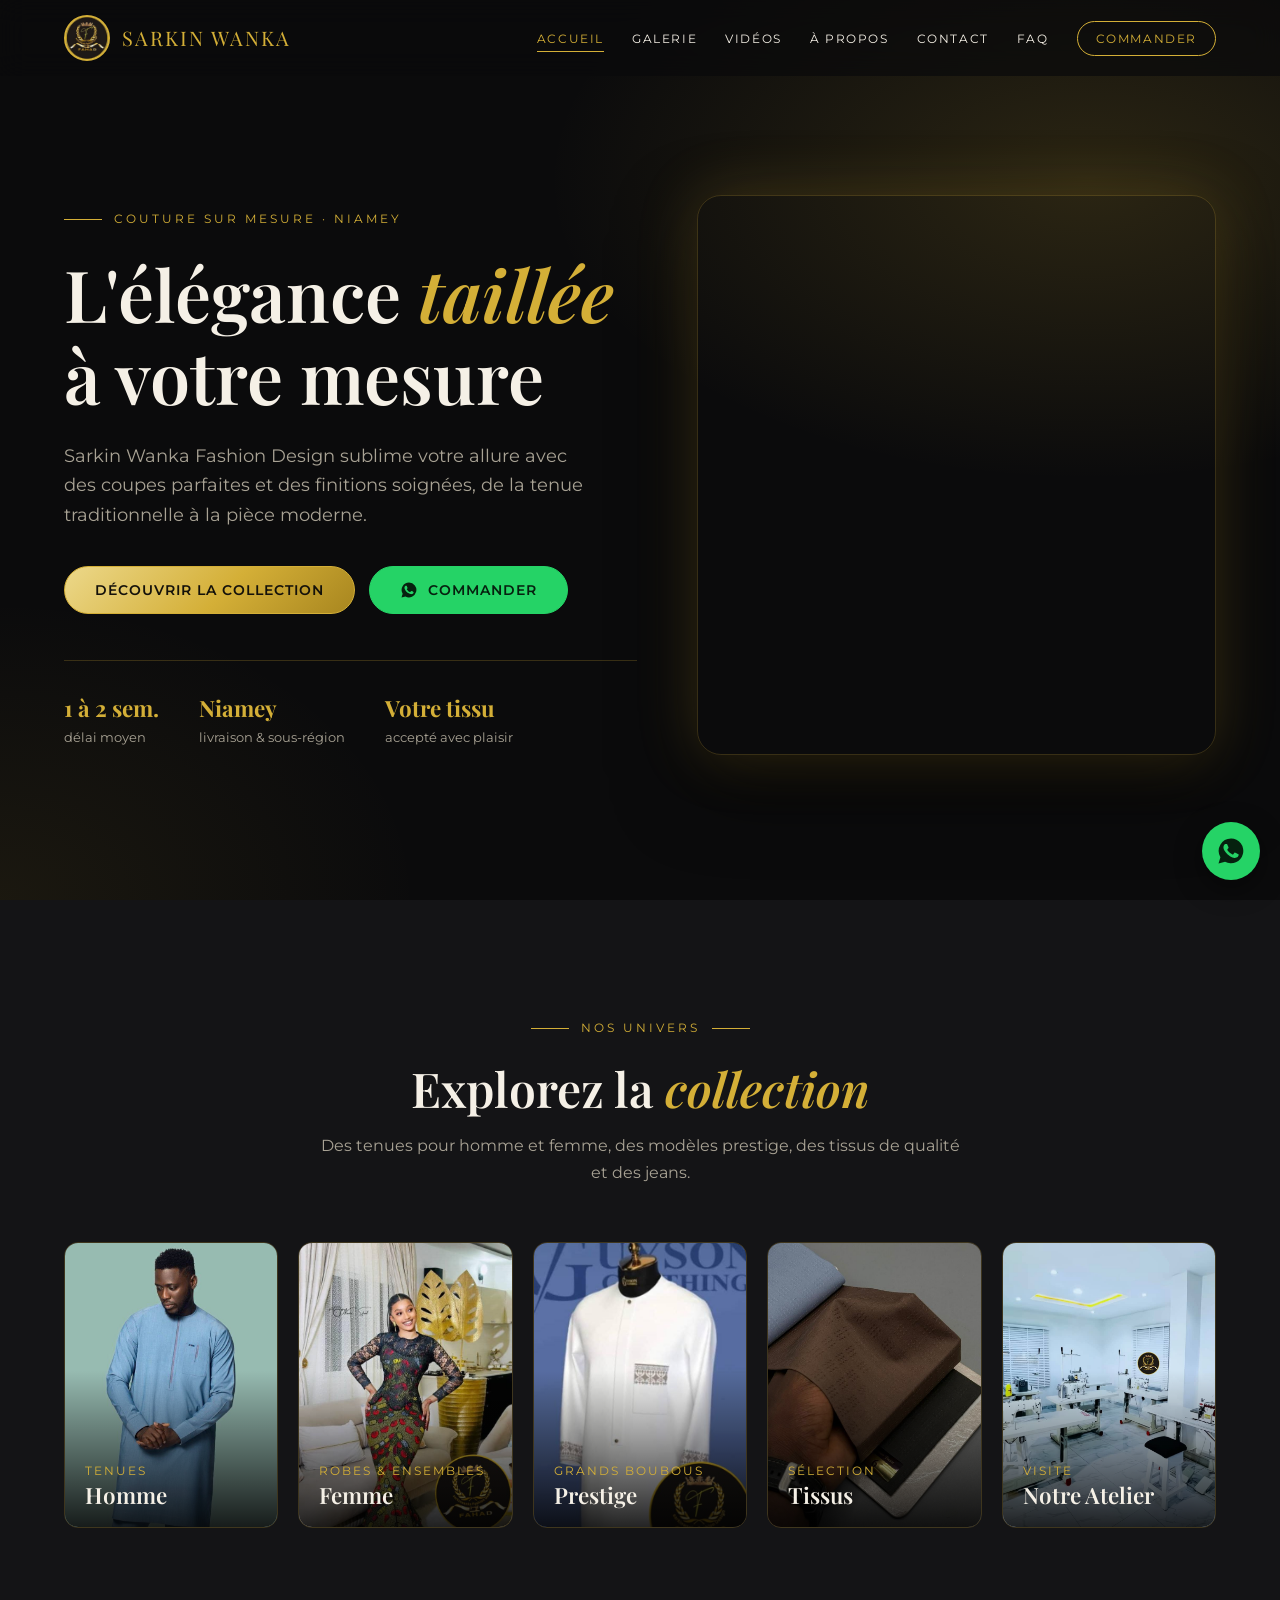
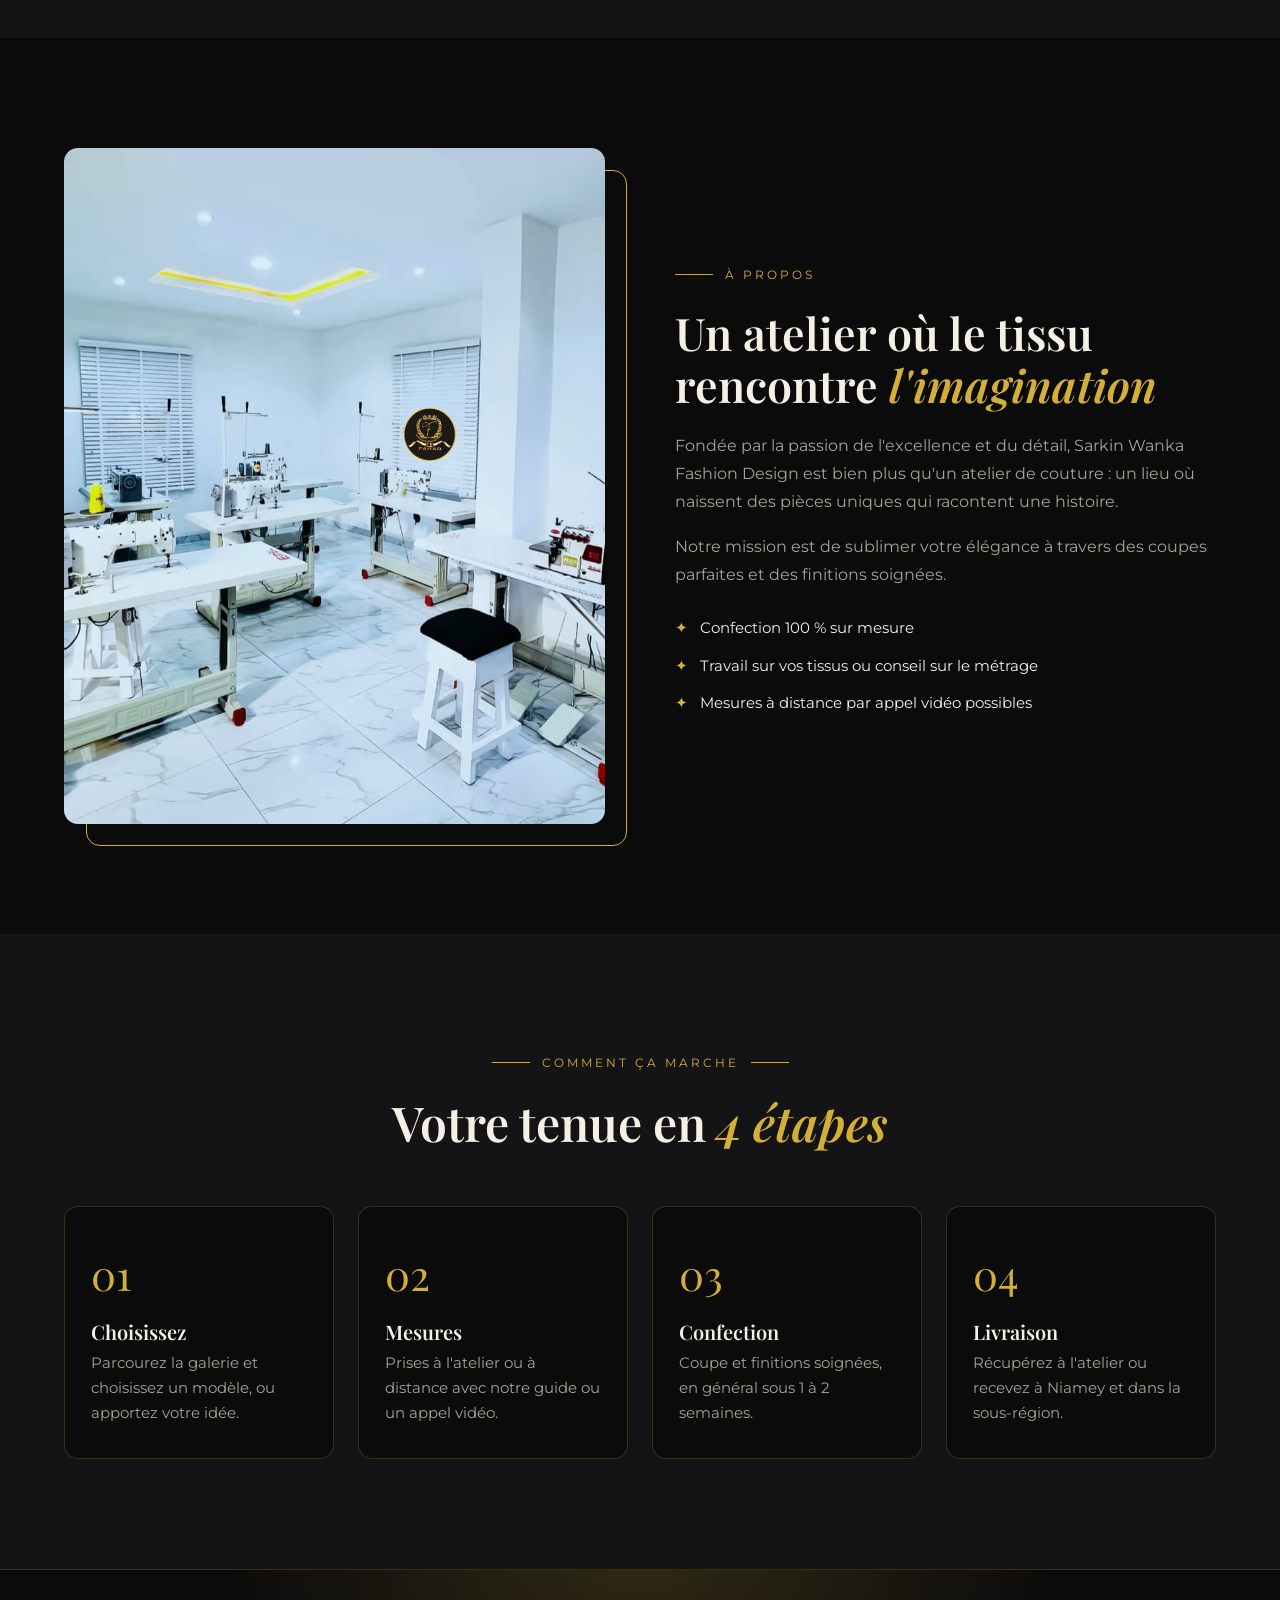
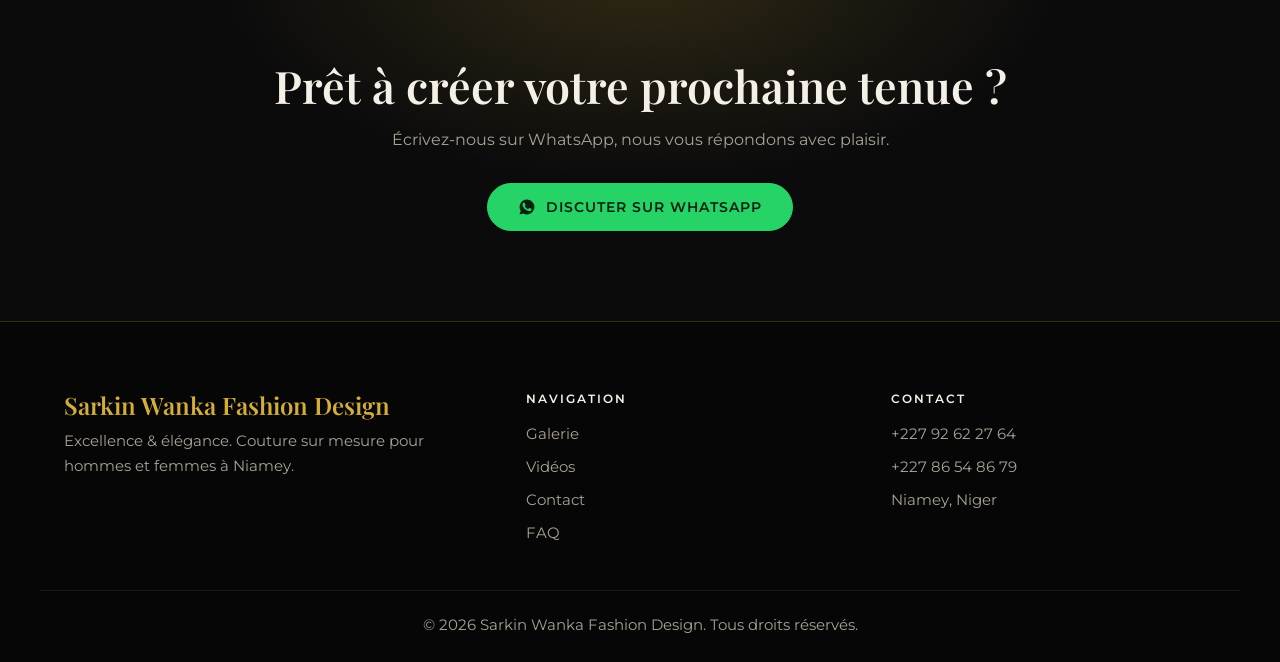
<file: index.html>
<!DOCTYPE html>
<html lang="fr">
<head>
    <meta charset="UTF-8">
    <meta name="viewport" content="width=device-width, initial-scale=1.0">
    <title>Sarkin Wanka Fashion Design | Couture sur mesure à Niamey</title>
    <meta name="description" content="Atelier de couture Sarkin Wanka à Niamey : tenues sur mesure pour hommes et femmes, tissus, finitions soignées. Commandez via WhatsApp.">
    <meta name="theme-color" content="#0b0b0c">
    <meta property="og:type" content="website">
    <meta property="og:title" content="Sarkin Wanka Fashion Design | Couture sur mesure à Niamey">
    <meta property="og:description" content="Atelier de couture Sarkin Wanka à Niamey : tenues sur mesure pour hommes et femmes, tissus, finitions soignées. Commandez via WhatsApp.">
    <meta property="og:image" content="img/HOM 1.jpg">
    <link rel="icon" type="image/jpeg" href="img/LOGO DE L'ATTELIE.jpg">
    <link rel="preconnect" href="https://fonts.googleapis.com">
    <link rel="preconnect" href="https://fonts.gstatic.com" crossorigin>
    <link href="https://fonts.googleapis.com/css2?family=Playfair+Display:ital,wght@0,500;0,600;0,700;1,500&family=Montserrat:wght@400;500;600&display=swap" rel="stylesheet">
    <link rel="stylesheet" href="style.css">
</head>
<body data-page="home">
    <a class="skip-link" href="#main">Aller au contenu</a>
    <header>
        <nav class="container" aria-label="Navigation principale">
            <a class="logo" href="index.html">
                <img src="img/LOGO DE L'ATTELIE.jpg" alt="Logo Sarkin Wanka" width="46" height="46">
                <span>Sarkin Wanka</span>
            </a>
            <ul class="nav-links" id="navLinks">
                <li><a href="index.html" data-n="home">Accueil</a></li>
                <li><a href="galerie.html" data-n="galerie">Galerie</a></li>
                <li><a href="galerie.html#videos">Vidéos</a></li>
                <li><a href="index.html#propos">À propos</a></li>
                <li><a href="contact.html" data-n="contact">Contact</a></li>
                <li><a href="faq.html" data-n="faq">FAQ</a></li>
                <li><a class="nav-cta" href="https://wa.me/22792622764" target="_blank" rel="noopener">Commander</a></li>
            </ul>
            <button class="burger" aria-label="Ouvrir le menu" aria-expanded="false" aria-controls="navLinks">
                <span class="line1"></span><span class="line2"></span><span class="line3"></span>
            </button>
        </nav>
    </header>
    <main id="main">

        <section class="hero">
            <div class="container hero-grid">
                <div>
                    <span class="eyebrow">Couture sur mesure · Niamey</span>
                    <h1>L'élégance <em>taillée</em> à votre mesure</h1>
                    <p class="lead">Sarkin Wanka Fashion Design sublime votre allure avec des coupes parfaites et des finitions soignées, de la tenue traditionnelle à la pièce moderne.</p>
                    <div class="hero-actions">
                        <a class="btn" href="galerie.html">Découvrir la collection</a>
                        <a class="btn btn-wa" href="https://wa.me/22792622764" target="_blank" rel="noopener"><svg viewBox="0 0 24 24" aria-hidden="true"><path d="M12.04 2a9.9 9.9 0 0 0-8.5 14.9L2 22l5.25-1.38A9.9 9.9 0 1 0 12.04 2Zm5.8 14.07c-.25.7-1.45 1.34-2 1.4-.52.06-1.17.09-1.88-.12a17 17 0 0 1-1.7-.63c-3-1.3-4.95-4.32-5.1-4.52-.15-.2-1.2-1.6-1.2-3.05s.76-2.16 1.03-2.46c.27-.3.6-.37.8-.37h.57c.18 0 .43-.07.67.51.25.6.85 2.06.92 2.2.08.15.13.33.03.52-.1.2-.15.32-.3.5-.15.17-.31.38-.45.51-.15.15-.3.31-.13.6.17.3.78 1.28 1.67 2.07 1.15 1.02 2.12 1.34 2.42 1.49.3.15.47.12.65-.07.17-.2.75-.87.95-1.17.2-.3.4-.25.67-.15.27.1 1.73.82 2.03.97.3.15.5.22.57.35.08.12.08.72-.17 1.42Z"/></svg>Commander</a>
                    </div>
                    <div class="hero-points">
                        <div><strong>1 à 2 sem.</strong>délai moyen</div>
                        <div><strong>Niamey</strong>livraison &amp; sous-région</div>
                        <div><strong>Votre tissu</strong>accepté avec plaisir</div>
                    </div>
                </div>
                <div class="hero-video-wrap" aria-hidden="true">
                    <video
                        class="hero-logo-video"
                        src="img/logo-video.mp4"
                        autoplay
                        loop
                        muted
                        playsinline
                        aria-label="Vidéo logo Sarkin Wanka"
                    ></video>
                </div>
            </div>
        </section>

        <section class="section alt" id="collections">
            <div class="container">
                <div class="section-head reveal">
                    <span class="eyebrow">Nos univers</span>
                    <h2 class="section-title">Explorez la <em>collection</em></h2>
                    <p>Des tenues pour homme et femme, des modèles prestige, des tissus de qualité et des jeans.</p>
                </div>
                <div class="collections">
                    <a class="collection reveal" href="galerie.html#homme"><img src="img/HOM 28.jpg" alt="Homme" loading="lazy"><div class="label"><span>Tenues</span><h3>Homme</h3></div></a>
                    <a class="collection reveal" href="galerie.html#femme"><img src="img/F 2.jpg" alt="Femme" loading="lazy"><div class="label"><span>Robes &amp; ensembles</span><h3>Femme</h3></div></a>
                    <a class="collection reveal" href="galerie.html#prestige"><img src="img/MODEL 4.jpg" alt="Prestige" loading="lazy"><div class="label"><span>Grands boubous</span><h3>Prestige</h3></div></a>
                    <a class="collection reveal" href="galerie.html#tissus"><img src="img/TYPE 1.jpg" alt="Tissus" loading="lazy"><div class="label"><span>Sélection</span><h3>Tissus</h3></div></a>
                    <a class="collection reveal" href="galerie.html#atelier"><img src="img/ATTELIER.jpg" alt="Atelier" loading="lazy"><div class="label"><span>Visite</span><h3>Notre Atelier</h3></div></a>
                </div>
            </div>
        </section>

        <section class="section" id="propos">
            <div class="container about-grid">
                <div class="about-image reveal"><img src="img/ATTELIER.jpg" alt="L'atelier de couture Sarkin Wanka" loading="lazy"></div>
                <div class="about-text reveal">
                    <span class="eyebrow">À propos</span>
                    <h2>Un atelier où le tissu rencontre <em>l'imagination</em></h2>
                    <p>Fondée par la passion de l'excellence et du détail, Sarkin Wanka Fashion Design est bien plus qu'un atelier de couture : un lieu où naissent des pièces uniques qui racontent une histoire.</p>
                    <p>Notre mission est de sublimer votre élégance à travers des coupes parfaites et des finitions soignées.</p>
                    <ul class="checks">
                        <li>Confection 100 % sur mesure</li>
                        <li>Travail sur vos tissus ou conseil sur le métrage</li>
                        <li>Mesures à distance par appel vidéo possibles</li>
                    </ul>
                </div>
            </div>
        </section>

        <section class="section alt">
            <div class="container">
                <div class="section-head reveal">
                    <span class="eyebrow">Comment ça marche</span>
                    <h2 class="section-title">Votre tenue en <em>4 étapes</em></h2>
                </div>
                <div class="steps">
                    <div class="step reveal"><h3>Choisissez</h3><p>Parcourez la galerie et choisissez un modèle, ou apportez votre idée.</p></div>
                    <div class="step reveal"><h3>Mesures</h3><p>Prises à l'atelier ou à distance avec notre guide ou un appel vidéo.</p></div>
                    <div class="step reveal"><h3>Confection</h3><p>Coupe et finitions soignées, en général sous 1 à 2 semaines.</p></div>
                    <div class="step reveal"><h3>Livraison</h3><p>Récupérez à l'atelier ou recevez à Niamey et dans la sous-région.</p></div>
                </div>
            </div>
        </section>

        <section class="cta-band">
            <div class="container reveal">
                <h2>Prêt à créer votre prochaine tenue ?</h2>
                <p>Écrivez-nous sur WhatsApp, nous vous répondons avec plaisir.</p>
                <a class="btn btn-wa" href="https://wa.me/22792622764" target="_blank" rel="noopener"><svg viewBox="0 0 24 24" aria-hidden="true"><path d="M12.04 2a9.9 9.9 0 0 0-8.5 14.9L2 22l5.25-1.38A9.9 9.9 0 1 0 12.04 2Zm5.8 14.07c-.25.7-1.45 1.34-2 1.4-.52.06-1.17.09-1.88-.12a17 17 0 0 1-1.7-.63c-3-1.3-4.95-4.32-5.1-4.52-.15-.2-1.2-1.6-1.2-3.05s.76-2.16 1.03-2.46c.27-.3.6-.37.8-.37h.57c.18 0 .43-.07.67.51.25.6.85 2.06.92 2.2.08.15.13.33.03.52-.1.2-.15.32-.3.5-.15.17-.31.38-.45.51-.15.15-.3.31-.13.6.17.3.78 1.28 1.67 2.07 1.15 1.02 2.12 1.34 2.42 1.49.3.15.47.12.65-.07.17-.2.75-.87.95-1.17.2-.3.4-.25.67-.15.27.1 1.73.82 2.03.97.3.15.5.22.57.35.08.12.08.72-.17 1.42Z"/></svg>Discuter sur WhatsApp</a>
            </div>
        </section>
    </main>
    <footer>
        <div class="container footer-content">
            <div class="footer-info">
                <h3>Sarkin Wanka Fashion Design</h3>
                <p>Excellence &amp; élégance. Couture sur mesure pour hommes et femmes à Niamey.</p>
            </div>
            <div>
                <h4>Navigation</h4>
                <ul>
                    <li><a href="galerie.html">Galerie</a></li>
                    <li><a href="galerie.html#videos">Vidéos</a></li>
                    <li><a href="contact.html">Contact</a></li>
                    <li><a href="faq.html">FAQ</a></li>
                </ul>
            </div>
            <div>
                <h4>Contact</h4>
                <ul>
                    <li><a href="tel:+22792622764">+227 92 62 27 64</a></li>
                    <li><a href="tel:+22786548679">+227 86 54 86 79</a></li>
                    <li>Niamey, Niger</li>
                </ul>
            </div>
        </div>
        <div class="container footer-bottom">
            <p>&copy; <span id="year">2026</span> Sarkin Wanka Fashion Design. Tous droits réservés.</p>
        </div>
    </footer>
    <a class="wa-float" href="https://wa.me/22792622764" target="_blank" rel="noopener" aria-label="Discuter sur WhatsApp"><svg viewBox="0 0 24 24" aria-hidden="true"><path d="M12.04 2a9.9 9.9 0 0 0-8.5 14.9L2 22l5.25-1.38A9.9 9.9 0 1 0 12.04 2Zm5.8 14.07c-.25.7-1.45 1.34-2 1.4-.52.06-1.17.09-1.88-.12a17 17 0 0 1-1.7-.63c-3-1.3-4.95-4.32-5.1-4.52-.15-.2-1.2-1.6-1.2-3.05s.76-2.16 1.03-2.46c.27-.3.6-.37.8-.37h.57c.18 0 .43-.07.67.51.25.6.85 2.06.92 2.2.08.15.13.33.03.52-.1.2-.15.32-.3.5-.15.17-.31.38-.45.51-.15.15-.3.31-.13.6.17.3.78 1.28 1.67 2.07 1.15 1.02 2.12 1.34 2.42 1.49.3.15.47.12.65-.07.17-.2.75-.87.95-1.17.2-.3.4-.25.67-.15.27.1 1.73.82 2.03.97.3.15.5.22.57.35.08.12.08.72-.17 1.42Z"/></svg></a>
    <script src="script.js"></script>
</body>
</html>
</file>
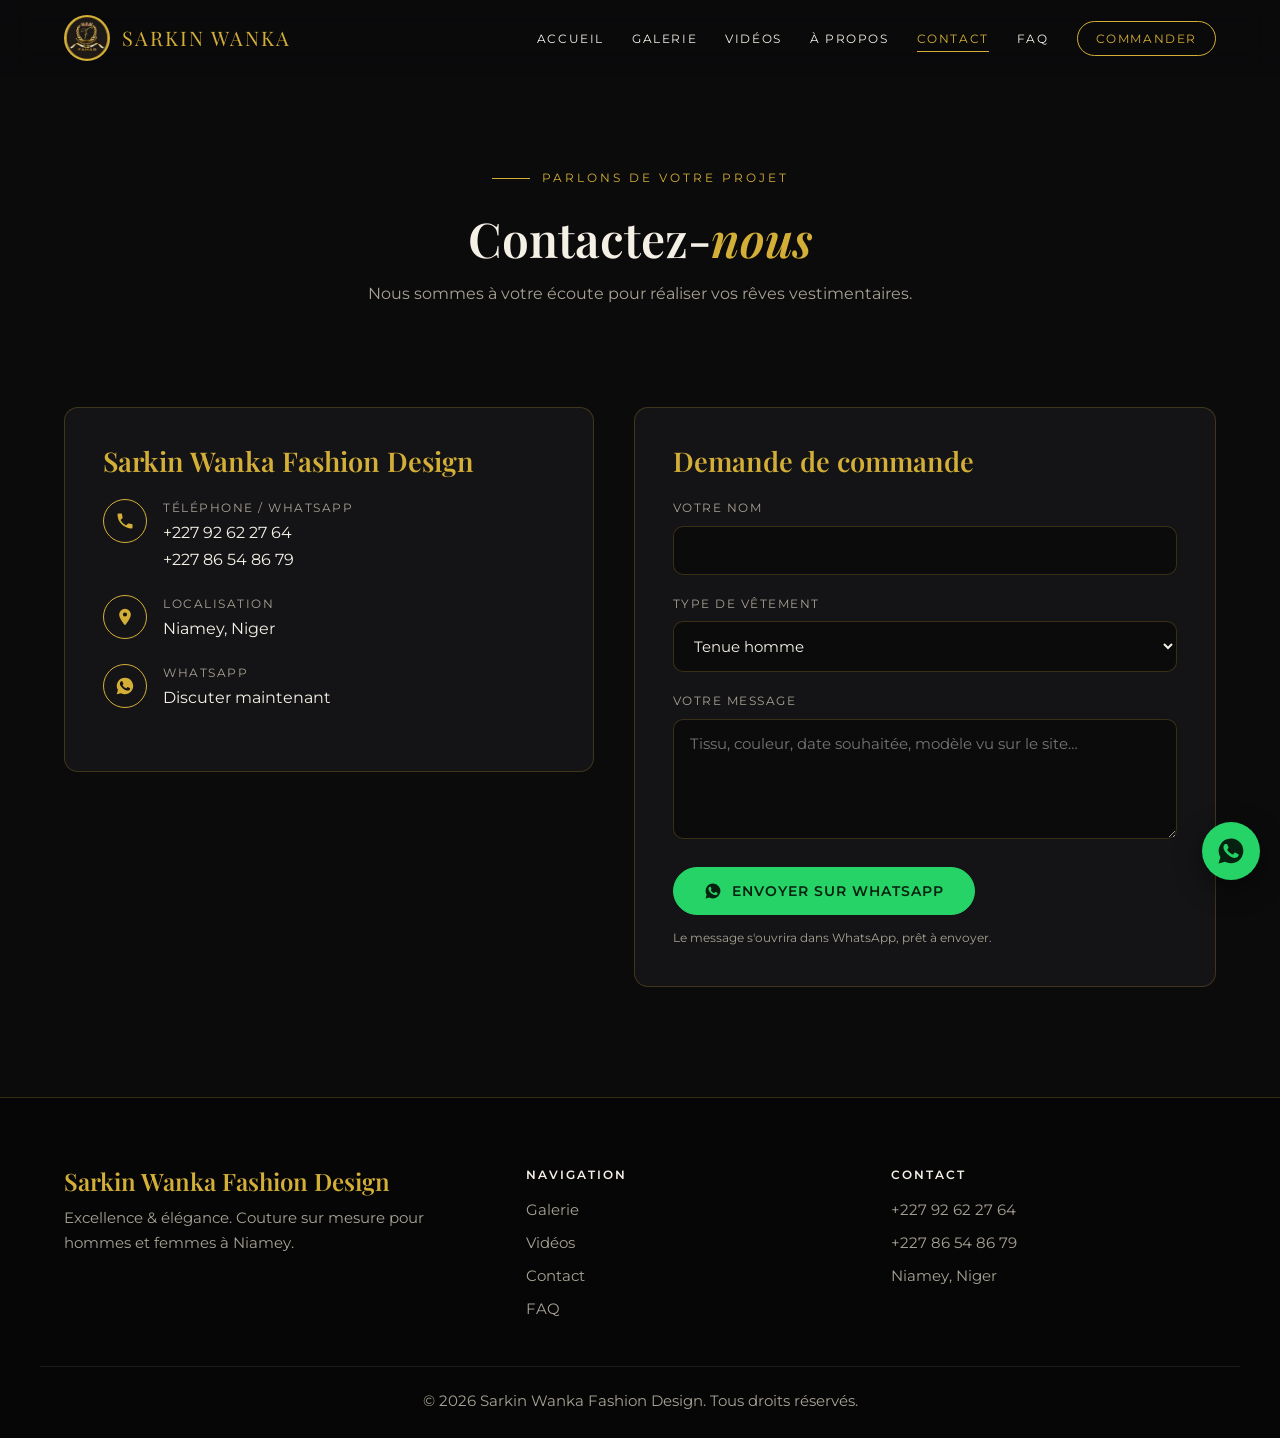
<file: contact.html>
<!DOCTYPE html>
<html lang="fr">
<head>
    <meta charset="UTF-8">
    <meta name="viewport" content="width=device-width, initial-scale=1.0">
    <title>Contact | Sarkin Wanka Fashion Design</title>
    <meta name="description" content="Contactez l'atelier Sarkin Wanka à Niamey : téléphone, WhatsApp et formulaire de commande sur mesure.">
    <meta name="theme-color" content="#0b0b0c">
    <meta property="og:type" content="website">
    <meta property="og:title" content="Contact | Sarkin Wanka Fashion Design">
    <meta property="og:description" content="Contactez l'atelier Sarkin Wanka à Niamey : téléphone, WhatsApp et formulaire de commande sur mesure.">
    <meta property="og:image" content="img/HOM 1.jpg">
    <link rel="icon" type="image/jpeg" href="img/LOGO DE L'ATTELIE.jpg">
    <link rel="preconnect" href="https://fonts.googleapis.com">
    <link rel="preconnect" href="https://fonts.gstatic.com" crossorigin>
    <link href="https://fonts.googleapis.com/css2?family=Playfair+Display:ital,wght@0,500;0,600;0,700;1,500&family=Montserrat:wght@400;500;600&display=swap" rel="stylesheet">
    <link rel="stylesheet" href="style.css">
</head>
<body data-page="contact">
    <a class="skip-link" href="#main">Aller au contenu</a>
    <header>
        <nav class="container" aria-label="Navigation principale">
            <a class="logo" href="index.html">
                <img src="img/LOGO DE L'ATTELIE.jpg" alt="Logo Sarkin Wanka" width="46" height="46">
                <span>Sarkin Wanka</span>
            </a>
            <ul class="nav-links" id="navLinks">
                <li><a href="index.html" data-n="home">Accueil</a></li>
                <li><a href="galerie.html" data-n="galerie">Galerie</a></li>
                <li><a href="galerie.html#videos">Vidéos</a></li>
                <li><a href="index.html#propos">À propos</a></li>
                <li><a href="contact.html" data-n="contact">Contact</a></li>
                <li><a href="faq.html" data-n="faq">FAQ</a></li>
                <li><a class="nav-cta" href="https://wa.me/22792622764" target="_blank" rel="noopener">Commander</a></li>
            </ul>
            <button class="burger" aria-label="Ouvrir le menu" aria-expanded="false" aria-controls="navLinks">
                <span class="line1"></span><span class="line2"></span><span class="line3"></span>
            </button>
        </nav>
    </header>
    <main id="main">

        <section class="page-hero">
            <div class="container">
                <span class="eyebrow">Parlons de votre projet</span>
                <h1 class="section-title">Contactez-<em>nous</em></h1>
                <p>Nous sommes à votre écoute pour réaliser vos rêves vestimentaires.</p>
            </div>
        </section>
        <section class="section" style="padding-top:40px">
            <div class="container contact-grid">
                <div class="card reveal">
                    <h2>Sarkin Wanka Fashion Design</h2>
                    <div class="info-row"><div class="ico"><svg viewBox="0 0 24 24" aria-hidden="true"><path d="M6.6 10.8a15 15 0 0 0 6.6 6.6l2.2-2.2c.3-.3.7-.4 1-.2 1.1.4 2.3.6 3.6.6.6 0 1 .4 1 1V20c0 .6-.4 1-1 1A17 17 0 0 1 3 4c0-.6.4-1 1-1h3.5c.6 0 1 .4 1 1 0 1.300.2 2.500.6 3.600.1.300 0 .700-.2 1l-2.300 2.200Z"/></svg></div><div><small>Téléphone / WhatsApp</small><a href="tel:+22792622764">+227 92 62 27 64</a><br><a href="tel:+22786548679">+227 86 54 86 79</a></div></div>
                    <div class="info-row"><div class="ico"><svg viewBox="0 0 24 24" aria-hidden="true"><path d="M12 2a7 7 0 0 0-7 7c0 5.2 7 13 7 13s7-7.800 7-13a7 7 0 0 0-7-7Zm0 9.500A2.500 2.500 0 1 1 12 6.500a2.500 2.500 0 0 1 0 5Z"/></svg></div><div><small>Localisation</small>Niamey, Niger</div></div>
                    <div class="info-row"><div class="ico"><svg viewBox="0 0 24 24" aria-hidden="true"><path d="M12.04 2a9.9 9.9 0 0 0-8.5 14.9L2 22l5.25-1.38A9.9 9.9 0 1 0 12.04 2Zm5.8 14.07c-.25.7-1.45 1.34-2 1.4-.52.06-1.17.09-1.88-.12a17 17 0 0 1-1.7-.63c-3-1.3-4.95-4.32-5.1-4.52-.15-.2-1.2-1.6-1.2-3.05s.76-2.16 1.03-2.46c.27-.3.6-.37.8-.37h.57c.18 0 .43-.07.67.51.25.6.85 2.06.92 2.2.08.15.13.33.03.52-.1.2-.15.32-.3.5-.15.17-.31.38-.45.51-.15.15-.3.31-.13.6.17.3.78 1.28 1.67 2.07 1.15 1.02 2.12 1.34 2.42 1.49.3.15.47.12.65-.07.17-.2.75-.87.95-1.17.2-.3.4-.25.67-.15.27.1 1.73.82 2.03.97.3.15.5.22.57.35.08.12.08.72-.17 1.42Z"/></svg></div><div><small>WhatsApp</small><a href="https://wa.me/22792622764" target="_blank" rel="noopener">Discuter maintenant</a></div></div>
                </div>
                <div class="card reveal">
                    <h2>Demande de commande</h2>
                    <form id="orderForm">
                        <div class="field"><label for="f-name">Votre nom</label><input id="f-name" name="name" type="text" required autocomplete="name"></div>
                        <div class="field"><label for="f-type">Type de vêtement</label>
                            <select id="f-type" name="type">
                                <option>Tenue homme</option><option>Tenue femme</option><option>Grand boubou / prestige</option><option>Jean / pantalon</option><option>Autre</option>
                            </select></div>
                        <div class="field"><label for="f-msg">Votre message</label><textarea id="f-msg" name="msg" placeholder="Tissu, couleur, date souhaitée, modèle vu sur le site…"></textarea></div>
                        <button class="btn btn-wa" type="submit"><svg viewBox="0 0 24 24" aria-hidden="true"><path d="M12.04 2a9.9 9.9 0 0 0-8.5 14.9L2 22l5.25-1.38A9.9 9.9 0 1 0 12.04 2Zm5.8 14.07c-.25.7-1.45 1.34-2 1.4-.52.06-1.17.09-1.88-.12a17 17 0 0 1-1.7-.63c-3-1.3-4.95-4.32-5.1-4.52-.15-.2-1.2-1.6-1.2-3.05s.76-2.16 1.03-2.46c.27-.3.6-.37.8-.37h.57c.18 0 .43-.07.67.51.25.6.85 2.06.92 2.2.08.15.13.33.03.52-.1.2-.15.32-.3.5-.15.17-.31.38-.45.51-.15.15-.3.31-.13.6.17.3.78 1.28 1.67 2.07 1.15 1.02 2.12 1.34 2.42 1.49.3.15.47.12.65-.07.17-.2.75-.87.95-1.17.2-.3.4-.25.67-.15.27.1 1.73.82 2.03.97.3.15.5.22.57.35.08.12.08.72-.17 1.42Z"/></svg>Envoyer sur WhatsApp</button>
                        <p class="form-note">Le message s'ouvrira dans WhatsApp, prêt à envoyer.</p>
                    </form>
                </div>
            </div>
        </section>
    </main>
    <footer>
        <div class="container footer-content">
            <div class="footer-info">
                <h3>Sarkin Wanka Fashion Design</h3>
                <p>Excellence &amp; élégance. Couture sur mesure pour hommes et femmes à Niamey.</p>
            </div>
            <div>
                <h4>Navigation</h4>
                <ul>
                    <li><a href="galerie.html">Galerie</a></li>
                    <li><a href="galerie.html#videos">Vidéos</a></li>
                    <li><a href="contact.html">Contact</a></li>
                    <li><a href="faq.html">FAQ</a></li>
                </ul>
            </div>
            <div>
                <h4>Contact</h4>
                <ul>
                    <li><a href="tel:+22792622764">+227 92 62 27 64</a></li>
                    <li><a href="tel:+22786548679">+227 86 54 86 79</a></li>
                    <li>Niamey, Niger</li>
                </ul>
            </div>
        </div>
        <div class="container footer-bottom">
            <p>&copy; <span id="year">2026</span> Sarkin Wanka Fashion Design. Tous droits réservés.</p>
        </div>
    </footer>
    <a class="wa-float" href="https://wa.me/22792622764" target="_blank" rel="noopener" aria-label="Discuter sur WhatsApp"><svg viewBox="0 0 24 24" aria-hidden="true"><path d="M12.04 2a9.9 9.9 0 0 0-8.5 14.9L2 22l5.25-1.38A9.9 9.9 0 1 0 12.04 2Zm5.8 14.07c-.25.7-1.45 1.34-2 1.4-.52.06-1.17.09-1.88-.12a17 17 0 0 1-1.7-.63c-3-1.3-4.95-4.32-5.1-4.52-.15-.2-1.2-1.6-1.2-3.05s.76-2.16 1.03-2.46c.27-.3.6-.37.8-.37h.57c.18 0 .43-.07.67.51.25.6.85 2.06.92 2.2.08.15.13.33.03.52-.1.2-.15.32-.3.5-.15.17-.31.38-.45.51-.15.15-.3.31-.13.6.17.3.78 1.28 1.67 2.07 1.15 1.02 2.12 1.34 2.42 1.49.3.15.47.12.65-.07.17-.2.75-.87.95-1.17.2-.3.4-.25.67-.15.27.1 1.73.82 2.03.97.3.15.5.22.57.35.08.12.08.72-.17 1.42Z"/></svg></a>
    <script src="script.js"></script>
</body>
</html>
</file>
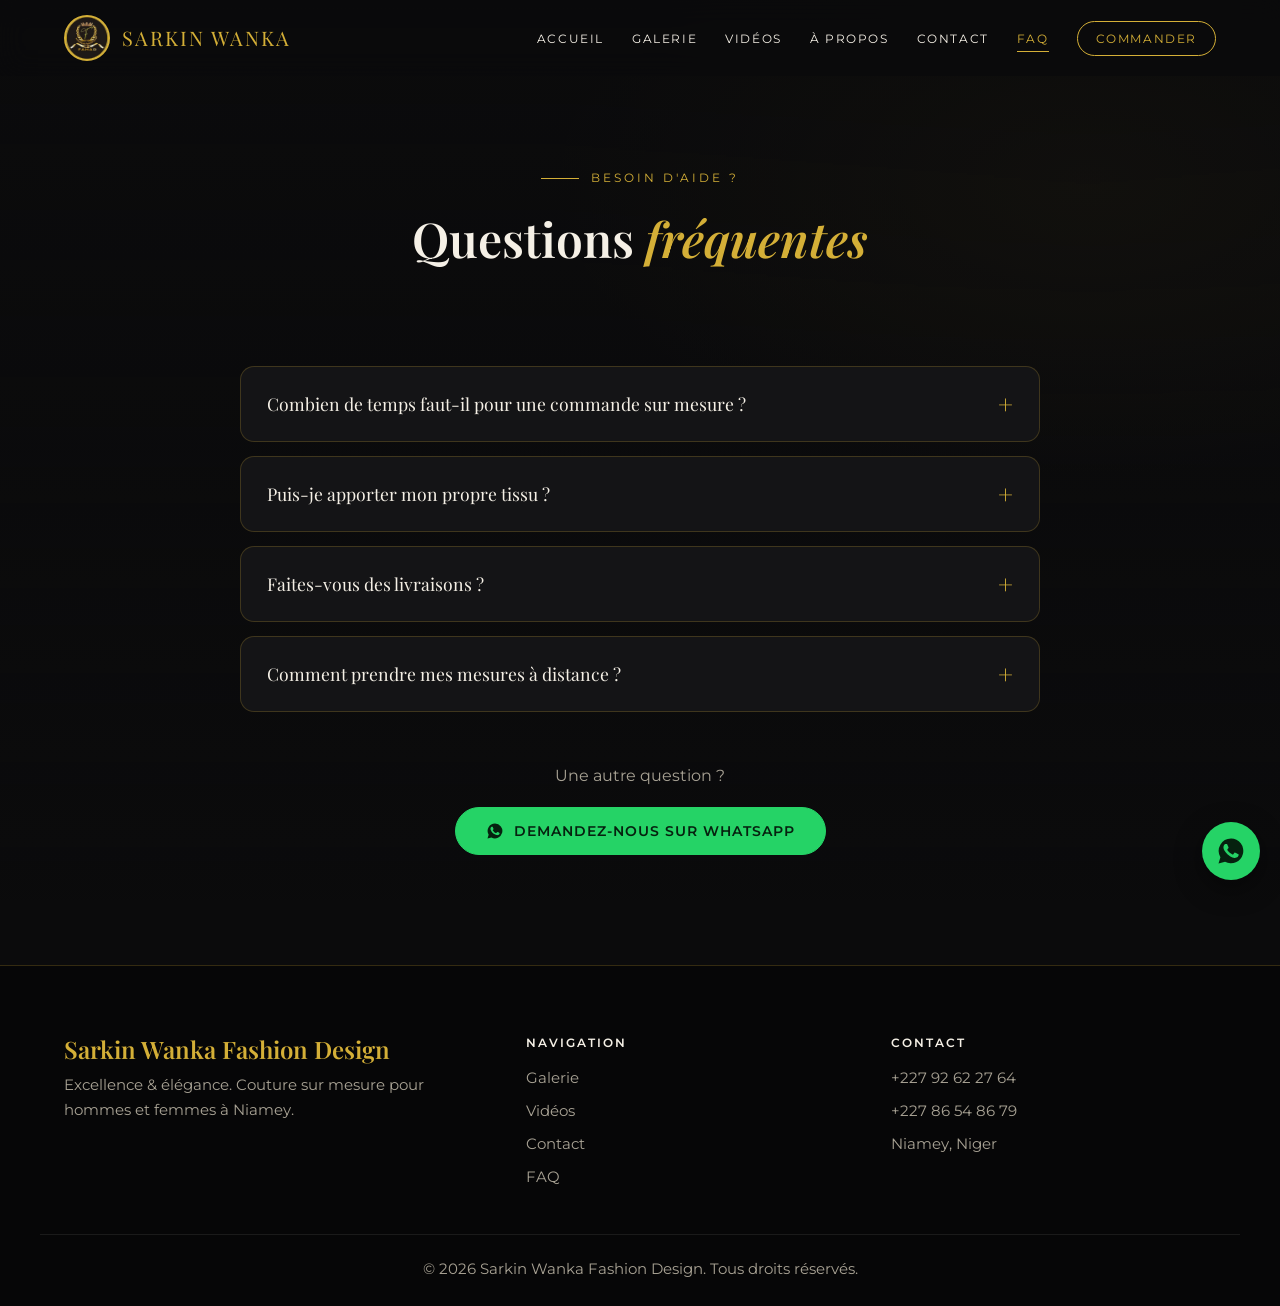
<file: faq.html>
<!DOCTYPE html>
<html lang="fr">
<head>
    <meta charset="UTF-8">
    <meta name="viewport" content="width=device-width, initial-scale=1.0">
    <title>FAQ | Sarkin Wanka Fashion Design</title>
    <meta name="description" content="Réponses aux questions fréquentes : délais, tissus, livraison et prise de mesures à distance.">
    <meta name="theme-color" content="#0b0b0c">
    <meta property="og:type" content="website">
    <meta property="og:title" content="FAQ | Sarkin Wanka Fashion Design">
    <meta property="og:description" content="Réponses aux questions fréquentes : délais, tissus, livraison et prise de mesures à distance.">
    <meta property="og:image" content="img/HOM 1.jpg">
    <link rel="icon" type="image/jpeg" href="img/LOGO DE L'ATTELIE.jpg">
    <link rel="preconnect" href="https://fonts.googleapis.com">
    <link rel="preconnect" href="https://fonts.gstatic.com" crossorigin>
    <link href="https://fonts.googleapis.com/css2?family=Playfair+Display:ital,wght@0,500;0,600;0,700;1,500&family=Montserrat:wght@400;500;600&display=swap" rel="stylesheet">
    <link rel="stylesheet" href="style.css">
</head>
<body data-page="faq">
    <a class="skip-link" href="#main">Aller au contenu</a>
    <header>
        <nav class="container" aria-label="Navigation principale">
            <a class="logo" href="index.html">
                <img src="img/LOGO DE L'ATTELIE.jpg" alt="Logo Sarkin Wanka" width="46" height="46">
                <span>Sarkin Wanka</span>
            </a>
            <ul class="nav-links" id="navLinks">
                <li><a href="index.html" data-n="home">Accueil</a></li>
                <li><a href="galerie.html" data-n="galerie">Galerie</a></li>
                <li><a href="galerie.html#videos">Vidéos</a></li>
                <li><a href="index.html#propos">À propos</a></li>
                <li><a href="contact.html" data-n="contact">Contact</a></li>
                <li><a href="faq.html" data-n="faq">FAQ</a></li>
                <li><a class="nav-cta" href="https://wa.me/22792622764" target="_blank" rel="noopener">Commander</a></li>
            </ul>
            <button class="burger" aria-label="Ouvrir le menu" aria-expanded="false" aria-controls="navLinks">
                <span class="line1"></span><span class="line2"></span><span class="line3"></span>
            </button>
        </nav>
    </header>
    <main id="main">

        <!-- Vidéo d'atelier en arrière-plan de la page FAQ -->
        <div class="hero-bg-video-wrap" aria-hidden="true">
            <video
                class="hero-bg-video"
                src="img/VID-20261115-WA0000.mp4"
                autoplay loop muted playsinline
                preload="metadata"
                aria-label="Ambiance atelier Sarkin Wanka"
            ></video>
            <div class="hero-bg-overlay"></div>
        </div>

        <section class="page-hero">
            <div class="container">
                <span class="eyebrow">Besoin d'aide ?</span>
                <h1 class="section-title">Questions <em>fréquentes</em></h1>
            </div>
        </section>
        <section class="section" style="padding-top:40px;min-height:50vh">
            <div class="container">
                <div class="faq-container reveal">
                <details class="faq-item"><summary>Combien de temps faut-il pour une commande sur mesure ?</summary><p>Le délai moyen est de 1 à 2 semaines selon la complexité du modèle et notre carnet de commandes. Pour les mariages, nous recommandons de commander 1 mois à l'avance.</p></details>
                <details class="faq-item"><summary>Puis-je apporter mon propre tissu ?</summary><p>Absolument ! Nous travaillons avec plaisir sur les tissus fournis par nos clients. Nous pouvons également vous conseiller sur le métrage nécessaire selon le modèle choisi.</p></details>
                <details class="faq-item"><summary>Faites-vous des livraisons ?</summary><p>Oui, nous livrons partout à Niamey et pouvons expédier dans la sous-région via des partenaires de transport fiables.</p></details>
                <details class="faq-item"><summary>Comment prendre mes mesures à distance ?</summary><p>Nous pouvons organiser un appel vidéo pour vous guider, ou vous envoyer un schéma détaillé des mesures nécessaires.</p></details>
                </div>
                <div style="text-align:center;margin-top:50px"><p style="color:var(--muted);margin-bottom:18px">Une autre question ?</p><a class="btn btn-wa" href="https://wa.me/22792622764" target="_blank" rel="noopener"><svg viewBox="0 0 24 24" aria-hidden="true"><path d="M12.04 2a9.9 9.9 0 0 0-8.5 14.9L2 22l5.25-1.38A9.9 9.9 0 1 0 12.04 2Zm5.8 14.07c-.25.7-1.45 1.34-2 1.4-.52.06-1.17.09-1.88-.12a17 17 0 0 1-1.7-.63c-3-1.3-4.95-4.32-5.1-4.52-.15-.2-1.2-1.6-1.2-3.05s.76-2.16 1.03-2.46c.27-.3.6-.37.8-.37h.57c.18 0 .43-.07.67.51.25.6.85 2.06.92 2.2.08.15.13.33.03.52-.1.2-.15.32-.3.5-.15.17-.31.38-.45.51-.15.15-.3.31-.13.6.17.3.78 1.28 1.67 2.07 1.15 1.02 2.12 1.34 2.42 1.49.3.15.47.12.65-.07.17-.2.75-.87.95-1.17.2-.3.4-.25.67-.15.27.1 1.73.82 2.03.97.3.15.5.22.57.35.08.12.08.72-.17 1.42Z"/></svg>Demandez-nous sur WhatsApp</a></div>
            </div>
        </section>
    </main>
    <footer>
        <div class="container footer-content">
            <div class="footer-info">
                <h3>Sarkin Wanka Fashion Design</h3>
                <p>Excellence &amp; élégance. Couture sur mesure pour hommes et femmes à Niamey.</p>
            </div>
            <div>
                <h4>Navigation</h4>
                <ul>
                    <li><a href="galerie.html">Galerie</a></li>
                    <li><a href="galerie.html#videos">Vidéos</a></li>
                    <li><a href="contact.html">Contact</a></li>
                    <li><a href="faq.html">FAQ</a></li>
                </ul>
            </div>
            <div>
                <h4>Contact</h4>
                <ul>
                    <li><a href="tel:+22792622764">+227 92 62 27 64</a></li>
                    <li><a href="tel:+22786548679">+227 86 54 86 79</a></li>
                    <li>Niamey, Niger</li>
                </ul>
            </div>
        </div>
        <div class="container footer-bottom">
            <p>&copy; <span id="year">2026</span> Sarkin Wanka Fashion Design. Tous droits réservés.</p>
        </div>
    </footer>
    <a class="wa-float" href="https://wa.me/22792622764" target="_blank" rel="noopener" aria-label="Discuter sur WhatsApp"><svg viewBox="0 0 24 24" aria-hidden="true"><path d="M12.04 2a9.9 9.9 0 0 0-8.5 14.9L2 22l5.25-1.38A9.9 9.9 0 1 0 12.04 2Zm5.8 14.07c-.25.7-1.45 1.34-2 1.4-.52.06-1.17.09-1.88-.12a17 17 0 0 1-1.7-.63c-3-1.3-4.95-4.32-5.1-4.52-.15-.2-1.2-1.6-1.2-3.05s.76-2.16 1.03-2.46c.27-.3.6-.37.8-.37h.57c.18 0 .43-.07.67.51.25.6.85 2.06.92 2.2.08.15.13.33.03.52-.1.2-.15.32-.3.5-.15.17-.31.38-.45.51-.15.15-.3.31-.13.6.17.3.78 1.28 1.67 2.07 1.15 1.02 2.12 1.34 2.42 1.49.3.15.47.12.65-.07.17-.2.75-.87.95-1.17.2-.3.4-.25.67-.15.27.1 1.73.82 2.03.97.3.15.5.22.57.35.08.12.08.72-.17 1.42Z"/></svg></a>
    <script src="script.js"></script>
</body>
</html>
</file>
<file: style.css>
/* ===== Sarkin Wanka Fashion Design — design v2 ===== */
:root {
    --gold: #d4af37;
    --gold-soft: #ecd88a;
    --gold-deep: #a8861f;
    --bg: #0b0b0c;
    --surface: #141416;
    --surface-2: #1c1c1f;
    --line: rgba(212, 175, 55, 0.22);
    --text: #f5f0e6;
    --muted: #a8a294;
    --wa: #25d366;
    --radius: 14px;
    --ease: cubic-bezier(.2, .7, .2, 1);
    --font-display: 'Playfair Display', Georgia, serif;
    --font-body: 'Montserrat', system-ui, sans-serif;
}

*, *::before, *::after { margin: 0; padding: 0; box-sizing: border-box; }
html { scroll-behavior: smooth; scroll-padding-top: 90px; }
body {
    font-family: var(--font-body);
    background: var(--bg);
    color: var(--text);
    line-height: 1.7;
    overflow-x: hidden;
    -webkit-font-smoothing: antialiased;
}
img, video { max-width: 100%; display: block; }
a { color: inherit; }
h1, h2, h3, h4 { font-family: var(--font-display); line-height: 1.15; font-weight: 600; }
:focus-visible { outline: 2px solid var(--gold); outline-offset: 3px; border-radius: 4px; }

.container { max-width: 1200px; margin: 0 auto; padding: 0 24px; }
.skip-link { position: absolute; left: -999px; top: 8px; background: var(--gold); color: #111; padding: 8px 14px; z-index: 3000; border-radius: 6px; }
.skip-link:focus { left: 8px; }

/* ---------- Header ---------- */
header {
    position: fixed; inset: 0 0 auto 0; height: 76px; z-index: 1000;
    display: flex; align-items: center;
    background: rgba(11, 11, 12, .72);
    backdrop-filter: blur(14px); -webkit-backdrop-filter: blur(14px);
    border-bottom: 1px solid transparent;
    transition: border-color .3s, background .3s;
}
header.scrolled { border-bottom-color: var(--line); background: rgba(11, 11, 12, .92); }
nav { display: flex; align-items: center; justify-content: space-between; width: 100%; gap: 20px; }
.logo { display: flex; align-items: center; gap: 12px; text-decoration: none; }
.logo img { height: 46px; width: 46px; border-radius: 50%; border: 2px solid var(--gold); }
.logo span { font-family: var(--font-display); font-size: 1.25rem; color: var(--gold); letter-spacing: 2px; text-transform: uppercase; }
.nav-links { display: flex; list-style: none; gap: 28px; align-items: center; }
.nav-links a {
    text-decoration: none; font-size: .78rem; letter-spacing: 1.6px; text-transform: uppercase;
    color: var(--text); position: relative; padding: 6px 0; transition: color .25s;
}
.nav-links a:not(.nav-cta)::after {
    content: ''; position: absolute; left: 0; bottom: 0; height: 1px; width: 0; background: var(--gold); transition: width .3s var(--ease);
}
.nav-links a:hover, .nav-links a.active { color: var(--gold); }
.nav-links a:hover::after, .nav-links a.active::after { width: 100%; }
.nav-cta { border: 1px solid var(--gold); padding: 9px 18px !important; border-radius: 999px; color: var(--gold) !important; }
.nav-cta:hover { background: var(--gold); color: #111 !important; }

.burger { display: none; background: none; border: 0; cursor: pointer; padding: 10px; }
.burger span { display: block; width: 26px; height: 2px; margin: 6px 0; background: var(--text); transition: transform .3s, opacity .3s; }
.burger.toggle .line1 { transform: translateY(8px) rotate(45deg); }
.burger.toggle .line2 { opacity: 0; }
.burger.toggle .line3 { transform: translateY(-8px) rotate(-45deg); }

/* ---------- Boutons ---------- */
.btn {
    display: inline-flex; align-items: center; justify-content: center; gap: 10px;
    padding: 14px 30px; border-radius: 999px; font: 600 .85rem var(--font-body); letter-spacing: 1px; text-transform: uppercase;
    text-decoration: none; cursor: pointer; border: 1px solid var(--gold);
    background: linear-gradient(135deg, var(--gold-soft), var(--gold) 55%, var(--gold-deep));
    color: #14110a; transition: transform .3s var(--ease), box-shadow .3s;
}
.btn:hover { transform: translateY(-3px); box-shadow: 0 10px 30px rgba(212, 175, 55, .28); }
.btn-ghost { background: transparent; color: var(--text); border-color: rgba(245, 240, 230, .35); }
.btn-ghost:hover { border-color: var(--gold); color: var(--gold); box-shadow: none; }
.btn-wa { background: var(--wa); border-color: var(--wa); color: #06210f; }
.btn-wa:hover { box-shadow: 0 10px 30px rgba(37, 211, 102, .25); }
.btn svg, .wa-btn svg { width: 18px; height: 18px; fill: currentColor; flex: none; }

/* ---------- Hero ---------- */

/* === Vidéo arrière-plan (page FAQ) === */
.hero-bg-video-wrap {
    position: fixed;
    inset: 0;
    z-index: -2;
    pointer-events: none;
    overflow: hidden;
}
.hero-bg-video {
    width: 100%;
    height: 100%;
    object-fit: cover;
    object-position: center;
    /* Luminosité réduite à 28% — atelier visible mais texte lisible */
    filter: brightness(0.28) saturate(0.75);
}
/* Surcouche semi-transparente dorée/sombre pour l'élégance */
.hero-bg-overlay {
    position: absolute;
    inset: 0;
    background:
        linear-gradient(to bottom, rgba(11,11,12,.75) 0%, rgba(11,11,12,.40) 50%, rgba(11,11,12,.88) 100%),
        radial-gradient(900px 500px at 85% 20%, rgba(212,175,55,.08), transparent 60%);
    pointer-events: none;
}

.hero {
    min-height: 100vh; padding: 130px 0 80px; position: relative; overflow: hidden; display: flex; align-items: center;
    background:
        radial-gradient(900px 500px at 85% 20%, rgba(212, 175, 55, .16), transparent 60%),
        radial-gradient(700px 500px at 0% 100%, rgba(212, 175, 55, .08), transparent 60%),
        var(--bg);
}
.hero-grid { display: grid; grid-template-columns: 1.05fr .95fr; gap: 60px; align-items: center; }
.eyebrow { display: inline-flex; align-items: center; gap: 12px; font-size: .75rem; letter-spacing: 3px; text-transform: uppercase; color: var(--gold); margin-bottom: 22px; }
.eyebrow::before { content: ''; width: 38px; height: 1px; background: var(--gold); }
.hero h1 { font-size: clamp(2.6rem, 5.6vw, 4.6rem); margin-bottom: 24px; }
.hero h1 em { font-style: italic; color: var(--gold); }
.hero p.lead { font-size: 1.1rem; color: var(--muted); max-width: 520px; margin-bottom: 36px; }
.hero-actions { display: flex; flex-wrap: wrap; gap: 14px; margin-bottom: 46px; }
.hero-points { display: flex; flex-wrap: wrap; gap: 28px 40px; padding-top: 28px; border-top: 1px solid var(--line); }
.hero-points div { font-size: .8rem; color: var(--muted); }
.hero-points strong { display: block; font-family: var(--font-display); font-size: 1.4rem; color: var(--gold); }

/* --- Hero Video Logo --- */
.hero-video-wrap {
    position: relative;
    display: flex;
    align-items: center;
    justify-content: center;
    height: 560px;
}
.hero-logo-video {
    width: 100%;
    height: 100%;
    max-height: 560px;
    object-fit: contain;
    border-radius: 24px;
    border: 1px solid var(--line);
    box-shadow:
        0 0 60px rgba(212, 175, 55, .22),
        0 30px 80px rgba(0, 0, 0, .6);
    background: transparent;
}

/* ---------- Sections ---------- */
section { position: relative; }
.section { padding: 110px 0; }
.section.alt { background: var(--surface); }
.section-head { text-align: center; max-width: 640px; margin: 0 auto 56px; }
.section-head .eyebrow { justify-content: center; }
.section-head .eyebrow::after { content: ''; width: 38px; height: 1px; background: var(--gold); }
.section-title { font-size: clamp(2rem, 4vw, 3rem); }
.section-title em { color: var(--gold); font-style: italic; }
.section-head p { color: var(--muted); margin-top: 16px; }

.collections { display: grid; grid-template-columns: repeat(auto-fit, minmax(200px, 1fr)); gap: 20px; }
.collection { position: relative; aspect-ratio: 3 / 4; border-radius: var(--radius); overflow: hidden; text-decoration: none; border: 1px solid var(--line); display: block; }
.collection img { width: 100%; height: 100%; object-fit: cover; object-position: top; transition: transform .8s var(--ease); }
.collection::after { content: ''; position: absolute; inset: 0; background: linear-gradient(to top, rgba(0, 0, 0, .85), transparent 55%); }
.collection:hover img { transform: scale(1.07); }
.collection .label { position: absolute; z-index: 2; left: 20px; right: 20px; bottom: 18px; }
.collection h3 { font-size: 1.4rem; }
.collection span { font-size: .72rem; letter-spacing: 2px; text-transform: uppercase; color: var(--gold); }

.about-grid { display: grid; grid-template-columns: 1fr 1fr; gap: 70px; align-items: center; }
.about-image { position: relative; isolation: isolate; }
.about-image img { width: 100%; border-radius: var(--radius); aspect-ratio: 4 / 5; object-fit: cover; }
.about-image::before { content: ''; position: absolute; inset: 22px -22px -22px 22px; border: 1px solid var(--gold); border-radius: var(--radius); z-index: -1; }
.about-text h2 { font-size: clamp(2rem, 3.6vw, 2.8rem); margin-bottom: 22px; }
.about-text h2 em { color: var(--gold); font-style: italic; }
.about-text p { color: var(--muted); margin-bottom: 18px; font-size: 1.02rem; }
.checks { list-style: none; margin-top: 26px; display: grid; gap: 12px; }
.checks li { display: flex; gap: 12px; font-size: .95rem; }
.checks li::before { content: '✦'; color: var(--gold); flex: none; }

.steps { display: grid; grid-template-columns: repeat(auto-fit, minmax(220px, 1fr)); gap: 24px; counter-reset: step; }
.step { padding: 32px 26px; border: 1px solid var(--line); border-radius: var(--radius); background: var(--bg); counter-increment: step; transition: transform .4s var(--ease), border-color .3s; }
.step:hover { transform: translateY(-6px); border-color: var(--gold); }
.step::before { content: '0' counter(step); font-family: var(--font-display); font-size: 2.6rem; color: var(--gold); display: block; margin-bottom: 10px; }
.step h3 { font-size: 1.25rem; margin-bottom: 8px; }
.step p { color: var(--muted); font-size: .92rem; }

.cta-band { padding: 90px 0; text-align: center; background: radial-gradient(600px 300px at 50% 0, rgba(212, 175, 55, .18), transparent 70%), var(--bg); border-top: 1px solid var(--line); }
.cta-band h2 { font-size: clamp(1.8rem, 3.6vw, 2.8rem); margin-bottom: 14px; }
.cta-band p { color: var(--muted); margin-bottom: 30px; }

.page-hero { padding: 160px 0 60px; text-align: center; position: relative; z-index: 1; background: transparent; }
.page-hero p { color: var(--muted); max-width: 560px; margin: 14px auto 0; }

/* Sections FAQ au-dessus de la vidéo background */
[data-page="faq"] .section { position: relative; z-index: 1; }
[data-page="faq"] footer { position: relative; z-index: 1; }

/* ══════════════════════════════════════════════
   HERO GALERIE EXPERT
══════════════════════════════════════════════ */
.gallery-hero {
    position: relative; padding: 130px 0 70px; overflow: hidden;
    background: var(--bg);
}
.gallery-hero-bg {
    position: absolute; inset: 0; pointer-events: none;
    background:
        radial-gradient(900px 600px at 20% 50%, rgba(212,175,55,.12), transparent 60%),
        radial-gradient(600px 500px at 80% 20%, rgba(212,175,55,.07), transparent 60%),
        radial-gradient(400px 300px at 50% 100%, rgba(212,175,55,.05), transparent 70%);
}
.gallery-hero-content {
    display: grid; grid-template-columns: 1fr 420px; gap: 60px; align-items: center; position: relative; z-index: 1;
}
.gallery-hero-text .eyebrow { margin-bottom: 18px; }
.gallery-hero-text h1 { font-size: clamp(2.8rem, 5.5vw, 4.4rem); margin-bottom: 20px; line-height: 1.1; }
.gallery-hero-text h1 em { color: var(--gold); font-style: italic; }
.gallery-hero-text p { color: var(--muted); font-size: 1.05rem; max-width: 460px; margin-bottom: 36px; line-height: 1.8; }
.gallery-hero-stats { display: flex; gap: 32px; padding-top: 28px; border-top: 1px solid var(--line); flex-wrap: wrap; }
.gh-stat { display: flex; flex-direction: column; gap: 4px; }
.gh-stat strong { font-family: var(--font-display); font-size: 1.6rem; color: var(--gold); font-weight: 700; line-height: 1; }
.gh-stat span { font-size: .72rem; color: var(--muted); letter-spacing: 1.5px; text-transform: uppercase; }

/* Photo vedette PDG */
.gallery-hero-featured { position: relative; }
.featured-glow {
    position: absolute; inset: -30px; border-radius: 28px; pointer-events: none; z-index: 0;
    background: radial-gradient(ellipse at center, rgba(212,175,55,.22), transparent 70%);
    filter: blur(20px);
}
.featured-card {
    position: relative; border-radius: 20px; overflow: hidden; z-index: 1;
    border: 1px solid rgba(212,175,55,.4);
    box-shadow: 0 40px 80px rgba(0,0,0,.6), 0 0 0 1px rgba(212,175,55,.15);
    aspect-ratio: 3/4;
}
.featured-badge-top {
    position: absolute; top: 16px; left: 16px; z-index: 3;
    background: linear-gradient(135deg, var(--gold-soft), var(--gold));
    color: #14110a; font-size: .65rem; font-weight: 800;
    letter-spacing: 2px; text-transform: uppercase;
    padding: 7px 16px; border-radius: 999px;
    display: flex; align-items: center; gap: 7px;
    box-shadow: 0 4px 16px rgba(212,175,55,.4);
}
.featured-badge-top svg { width: 12px; height: 12px; fill: currentColor; }
.featured-img { width: 100%; height: 100%; object-fit: cover; object-position: top; transition: transform 1s var(--ease); }
.featured-card:hover .featured-img { transform: scale(1.04); }
.featured-overlay {
    position: absolute; inset: 0; z-index: 2;
    background: linear-gradient(to top, rgba(0,0,0,.92) 0%, rgba(0,0,0,.3) 50%, transparent 70%);
    display: flex; flex-direction: column; justify-content: flex-end; padding: 24px;
    gap: 16px;
}
.featured-label { font-size: .62rem; letter-spacing: 3px; text-transform: uppercase; color: var(--gold); font-weight: 700; margin-bottom: 4px; }
.featured-overlay h3 { font-size: 1.5rem; color: #fff; margin: 0; }
.featured-sub { font-size: .8rem; color: rgba(255,255,255,.65); margin-top: 4px; }
.featured-cta {
    display: inline-flex; align-items: center; gap: 10px;
    background: var(--wa); color: #06210f;
    padding: 12px 20px; border-radius: 999px;
    font: 700 .8rem var(--font-body); letter-spacing: .8px;
    text-decoration: none; transition: all .3s var(--ease);
    align-self: flex-start;
}
.featured-cta:hover { background: #3be07c; transform: translateY(-2px); box-shadow: 0 8px 24px rgba(37,211,102,.3); }
.featured-cta svg { width: 18px; height: 18px; fill: currentColor; }

/* ══════════════════════════════════════════════
   STORIES / DÉFILEMENT PUBLICATIONS
══════════════════════════════════════════════ */
.stories-section {
    padding: 60px 0 50px;
    background: var(--surface);
    border-top: 1px solid var(--line);
    border-bottom: 1px solid var(--line);
}
.stories-header {
    display: flex; justify-content: space-between; align-items: flex-end; gap: 20px;
    margin-bottom: 20px; flex-wrap: wrap;
}
.stories-header h2 { margin-bottom: 6px; }
.stories-header p { color: var(--muted); font-size: .88rem; }
.stories-controls { display: flex; gap: 8px; flex-shrink: 0; }
.stories-ctrl {
    width: 42px; height: 42px; border-radius: 50%; border: 1px solid var(--line);
    background: rgba(255,255,255,.05); color: var(--text); cursor: pointer;
    display: grid; place-items: center; transition: all .25s;
}
.stories-ctrl:hover { background: var(--gold); border-color: var(--gold); color: #111; }
.stories-ctrl svg { width: 18px; height: 18px; }

/* Barre de progression */
.stories-progress-bar {
    height: 2px; background: rgba(255,255,255,.08);
    border-radius: 999px; margin-bottom: 20px; overflow: hidden;
}
.stories-progress-fill {
    height: 100%; width: 0%;
    background: linear-gradient(90deg, var(--gold-deep), var(--gold), var(--gold-soft));
    border-radius: 999px;
    transition: width 0.1s linear;
}

/* Piste défilante */
.stories-track-wrap {
    overflow: hidden; border-radius: 16px;
    cursor: grab; user-select: none;
}
.stories-track-wrap:active { cursor: grabbing; }
.stories-track {
    display: flex; gap: 14px;
    transition: transform .5s cubic-bezier(.25,.46,.45,.94);
    will-change: transform;
}

/* Carte story */
.story-card {
    flex: none;
    width: 160px;
    border-radius: 14px;
    overflow: hidden;
    border: 2px solid transparent;
    cursor: pointer;
    transition: all .3s var(--ease);
    position: relative;
    aspect-ratio: 2/3;
    background: var(--surface-2);
}
.story-card.active { border-color: var(--gold); box-shadow: 0 0 0 4px rgba(212,175,55,.18); transform: scale(1.04); }
.story-card:hover { border-color: rgba(212,175,55,.5); transform: scale(1.03); }
.story-card img {
    width: 100%; height: 100%; object-fit: cover; object-position: top;
    display: block; transition: transform .5s var(--ease);
}
.story-card:hover img { transform: scale(1.06); }
.story-card-overlay {
    position: absolute; inset: 0;
    background: linear-gradient(to top, rgba(0,0,0,.8) 0%, transparent 50%);
    display: flex; flex-direction: column; justify-content: flex-end;
    padding: 10px; opacity: 0; transition: opacity .3s;
}
.story-card:hover .story-card-overlay,
.story-card.active .story-card-overlay { opacity: 1; }
.story-card-name { font-size: .62rem; font-weight: 700; color: #fff; letter-spacing: .5px; line-height: 1.3; }
.story-card-cat { font-size: .55rem; letter-spacing: 1.5px; text-transform: uppercase; color: var(--gold); margin-top: 2px; }

/* Numéro de story */
.story-num {
    position: absolute; top: 8px; right: 8px;
    background: rgba(0,0,0,.7); color: var(--gold);
    font-size: .55rem; font-weight: 700; letter-spacing: 1px;
    padding: 3px 7px; border-radius: 999px;
    backdrop-filter: blur(4px);
}

/* Dots de navigation */
.stories-dots { display: flex; justify-content: center; gap: 6px; margin-top: 16px; }
.stories-dot {
    width: 6px; height: 6px; border-radius: 999px;
    background: rgba(255,255,255,.18); cursor: pointer;
    transition: all .3s; border: none;
}
.stories-dot.active { width: 24px; background: var(--gold); }

/* ══════════════════════════════════════════════
   GALERIE PRINCIPALE — REDESIGN
══════════════════════════════════════════════ */
.filters { display: flex; flex-wrap: wrap; justify-content: center; gap: 10px; margin-bottom: 40px; }
.chip { background: transparent; color: var(--text); border: 1px solid var(--line); border-radius: 999px; padding: 9px 20px; font: 600 .75rem var(--font-body); letter-spacing: 1.4px; text-transform: uppercase; cursor: pointer; transition: all .25s; }
.chip:hover { border-color: var(--gold); color: var(--gold); }
.chip.active { background: var(--gold); border-color: var(--gold); color: #14110a; }
.chip small { opacity: .65; margin-left: 4px; font-weight: 400; }

.gallery-grid { display: grid; grid-template-columns: repeat(auto-fill, minmax(250px, 1fr)); gap: 18px; }
.gallery-item {
    background: var(--surface);
    border: 1px solid var(--line);
    border-radius: var(--radius);
    overflow: hidden;
    display: flex;
    flex-direction: column;
    animation: fadeUp .5s var(--ease) both;
    transition: transform .35s var(--ease), border-color .3s, box-shadow .35s;
    content-visibility: auto;
    contain-intrinsic-size: 250px 330px;
    transform: translateZ(0);
}
.gallery-item:hover { transform: translateY(-6px); border-color: var(--gold); box-shadow: 0 20px 50px rgba(212, 175, 55, .15); }
@keyframes fadeUp { from { opacity: 0; transform: translateY(18px); } to { opacity: 1; transform: none; } }
.img-container { position: relative; aspect-ratio: 3 / 4; overflow: hidden; cursor: zoom-in; background: var(--surface-2); border: 0; padding: 0; width: 100%; display: block; }
.img-container img { width: 100%; height: 100%; object-fit: cover; object-position: top; transition: transform .7s var(--ease); }
.img-container:hover img { transform: scale(1.08); }

/* ── Lazy load fluide ── */
.img-lazy {
    opacity: 0;
    transition: opacity .5s ease, transform .7s var(--ease);
    background: var(--surface-2);
    will-change: opacity;
}
.img-lazy.img-loaded { opacity: 1; }
.img-error .img-lazy { opacity: .3; filter: grayscale(1); }

/* Skeleton shimmer pendant le chargement */
.img-container::after {
    content: '';
    position: absolute; inset: 0;
    background: linear-gradient(90deg,
        transparent 0%, rgba(212,175,55,.06) 50%, transparent 100%);
    background-size: 200% 100%;
    animation: shimmer 1.6s infinite;
    pointer-events: none;
    opacity: 1;
    transition: opacity .3s;
}
.img-container.loaded::after,
.img-container:has(.img-loaded)::after { opacity: 0; animation: none; visibility: hidden; }
@keyframes shimmer { from { background-position: 200% 0; } to { background-position: -200% 0; } }
.zoom-tag {
    position: absolute; right: 12px; top: 12px;
    background: rgba(0, 0, 0, .72); color: var(--gold);
    font-size: .68rem; letter-spacing: 1.5px; text-transform: uppercase;
    padding: 5px 11px; border-radius: 999px;
    border: 1px solid rgba(212,175,55,.4);
    opacity: 0; transition: opacity .3s;
    display: flex; align-items: center; gap: 5px;
}
.zoom-tag::before { content: '⊕'; font-size: .9rem; }
.img-container:hover .zoom-tag, .img-container:focus-visible .zoom-tag { opacity: 1; }

/* Badge premium sur chaque carte */
.premium-badge {
    position: absolute; left: 12px; top: 12px;
    background: linear-gradient(135deg, var(--gold-soft), var(--gold));
    color: #14110a; font-size: .58rem; font-weight: 700;
    letter-spacing: 1.5px; text-transform: uppercase;
    padding: 4px 10px; border-radius: 999px;
    display: flex; align-items: center; gap: 4px;
}
.premium-badge svg { width: 10px; height: 10px; fill: currentColor; }

.item-info { padding: 14px 16px 16px; display: flex; justify-content: space-between; align-items: center; gap: 10px; }
.item-info h3 { font-family: var(--font-body); font-size: .88rem; font-weight: 600; line-height: 1.3; }
.item-info p { font-size: .7rem; color: var(--gold); letter-spacing: 1.4px; text-transform: uppercase; }
.wa-btn { display: inline-flex; align-items: center; gap: 8px; background: var(--wa); color: #06210f; text-decoration: none; font-weight: 700; font-size: .74rem; padding: 9px 14px; border-radius: 999px; white-space: nowrap; transition: transform .25s, background .25s; }
.wa-btn:hover { transform: translateY(-2px); background: #3be07c; }
.item-info .wa-btn { padding: 10px; flex: none; }
.load-more { text-align: center; margin-top: 44px; }

/* Infinite scroll — fin de galerie & loading */
.gallery-loading { text-align: center; padding: 40px 0; }
.gallery-loading p { color: var(--muted); font-size: .88rem; margin-top: 12px; }
.loading-dots { display: flex; justify-content: center; gap: 8px; }
.loading-dots span {
    width: 8px; height: 8px; border-radius: 50%;
    background: var(--gold); opacity: .4;
    animation: dotPulse 1.4s infinite ease-in-out;
}
.loading-dots span:nth-child(2) { animation-delay: .2s; }
.loading-dots span:nth-child(3) { animation-delay: .4s; }
@keyframes dotPulse { 0%, 80%, 100% { opacity: .2; transform: scale(.8); } 40% { opacity: 1; transform: scale(1); } }

.gallery-end {
    display: flex; align-items: center; gap: 20px;
    padding: 50px 0 20px; color: var(--gold);
    font-size: .72rem; letter-spacing: 3px; text-transform: uppercase; font-weight: 700;
}
.gallery-end-line { flex: 1; height: 1px; background: var(--line); }


/* ===== LIGHTBOX PREMIUM EXPERT ===== */
.lightbox {
    position: fixed; inset: 0; z-index: 2000;
    background: radial-gradient(ellipse at center, rgba(10,9,8,.97) 0%, rgba(5,5,6,.99) 100%);
    display: none; flex-direction: column;
    align-items: center; justify-content: center;
    gap: 0; padding: 0;
    animation: lbFadeIn .3s var(--ease);
}
@keyframes lbFadeIn { from { opacity: 0; } to { opacity: 1; } }
.lightbox.open { display: flex; }

/* Fond doré subtil */
.lightbox::before {
    content: '';
    position: absolute; inset: 0; pointer-events: none; z-index: 0;
    background:
        radial-gradient(600px 600px at 15% 20%, rgba(212,175,55,.06), transparent 60%),
        radial-gradient(400px 400px at 85% 80%, rgba(212,175,55,.04), transparent 60%);
}

/* Badge premium en haut */
.lb-premium-badge {
    position: absolute; top: 18px; left: 50%; transform: translateX(-50%);
    background: linear-gradient(135deg, rgba(212,175,55,.18), rgba(212,175,55,.08));
    border: 1px solid rgba(212,175,55,.4);
    color: var(--gold); font-size: .65rem; font-weight: 700;
    letter-spacing: 2px; text-transform: uppercase;
    padding: 6px 18px; border-radius: 999px;
    display: flex; align-items: center; gap: 7px; z-index: 10;
    backdrop-filter: blur(8px);
}
.lb-premium-badge svg { width: 12px; height: 12px; fill: currentColor; }

/* Boutons nav */
.lb-btn {
    position: absolute; z-index: 10;
    background: rgba(255,255,255,.07);
    border: 1px solid rgba(212,175,55,.25);
    color: var(--text); border-radius: 50%;
    cursor: pointer; display: grid; place-items: center;
    transition: all .3s var(--ease);
    backdrop-filter: blur(8px);
}
.lb-btn:hover { background: var(--gold); border-color: var(--gold); color: #111; transform: scale(1.1); }
.lb-btn svg { pointer-events: none; }
.lb-close { top: 18px; right: 18px; width: 44px; height: 44px; }
.lb-close svg { width: 20px; height: 20px; stroke: currentColor; fill: none; }
.lb-prev { left: 20px; top: 50%; transform: translateY(-50%); width: 52px; height: 52px; }
.lb-next { right: 20px; top: 50%; transform: translateY(-50%); width: 52px; height: 52px; }
.lb-prev:hover { transform: translateY(-50%) scale(1.1); }
.lb-next:hover { transform: translateY(-50%) scale(1.1); }
.lb-prev svg, .lb-next svg { width: 22px; height: 22px; stroke: currentColor; fill: none; }

/* Zone image */
.lb-image-wrap {
    position: relative; z-index: 1;
    display: flex; align-items: center; justify-content: center;
    flex: 1; padding: 70px 100px 10px;
    max-height: calc(100vh - 190px);
}
.lightbox-content {
    max-width: 100%; max-height: 100%;
    object-fit: contain;
    border-radius: 12px;
    box-shadow:
        0 0 0 1px rgba(212,175,55,.2),
        0 30px 80px rgba(0,0,0,.7),
        0 0 60px rgba(212,175,55,.08);
    animation: lbImgIn .4s var(--ease);
}
@keyframes lbImgIn { from { opacity: 0; transform: scale(.96); } to { opacity: 1; transform: none; } }
.lb-image-glow {
    position: absolute; inset: 0; pointer-events: none;
    background: radial-gradient(ellipse at center, rgba(212,175,55,.06), transparent 70%);
    border-radius: 12px;
}

/* Panneau d'infos + actions */
.lb-panel {
    width: 100%; z-index: 5;
    padding: 14px 24px 18px;
    background: rgba(11,11,12,.85);
    border-top: 1px solid rgba(212,175,55,.18);
    backdrop-filter: blur(16px);
    display: flex; flex-direction: column; gap: 12px;
}
.lb-info {
    display: flex; align-items: center; justify-content: space-between; gap: 12px; flex-wrap: wrap;
}
.lb-title-wrap { display: flex; align-items: center; gap: 10px; flex-wrap: wrap; }
.lb-cat-badge {
    background: rgba(212,175,55,.15); border: 1px solid rgba(212,175,55,.35);
    color: var(--gold); font-size: .6rem; font-weight: 700;
    letter-spacing: 1.8px; text-transform: uppercase;
    padding: 3px 10px; border-radius: 999px;
}
.lb-panel h3 { font-family: var(--font-body); font-size: .92rem; font-weight: 700; color: var(--text); }
.lb-count-pill {
    font-size: .72rem; color: var(--muted); letter-spacing: 1px;
    background: rgba(255,255,255,.06); border: 1px solid var(--line);
    padding: 4px 12px; border-radius: 999px; white-space: nowrap;
}

/* Actions premium */
.lb-actions {
    display: flex; gap: 10px; flex-wrap: wrap; justify-content: center;
}
.lb-action-btn {
    display: flex; align-items: center; gap: 10px;
    padding: 10px 18px; border-radius: 12px;
    border: 1px solid rgba(255,255,255,.1);
    background: rgba(255,255,255,.05);
    color: var(--text); text-decoration: none; cursor: pointer;
    font-family: var(--font-body); font-size: .82rem;
    transition: all .3s var(--ease);
    flex: 1; min-width: 150px; max-width: 220px;
    backdrop-filter: blur(8px);
}
.lb-action-btn:hover { transform: translateY(-3px); }
.lb-action-icon {
    width: 38px; height: 38px; border-radius: 10px;
    display: grid; place-items: center; flex: none;
    transition: transform .3s;
}
.lb-action-btn:hover .lb-action-icon { transform: scale(1.1); }
.lb-action-icon svg { width: 20px; height: 20px; }
.lb-action-label { display: flex; flex-direction: column; gap: 2px; }
.lb-action-label strong { font-size: .82rem; font-weight: 700; }
.lb-action-label small { font-size: .65rem; opacity: .7; font-weight: 400; }

/* Commander (vert WhatsApp) */
.lb-action-order { border-color: rgba(37,211,102,.3); }
.lb-action-order:hover { background: rgba(37,211,102,.12); border-color: var(--wa); box-shadow: 0 8px 24px rgba(37,211,102,.15); }
.lb-action-order .lb-action-icon { background: rgba(37,211,102,.15); color: var(--wa); }
.lb-action-order .lb-action-icon svg { fill: var(--wa); }

/* Télécharger (doré) */
.lb-action-download { border-color: rgba(212,175,55,.3); }
.lb-action-download:hover { background: rgba(212,175,55,.1); border-color: var(--gold); box-shadow: 0 8px 24px rgba(212,175,55,.12); }
.lb-action-download .lb-action-icon { background: rgba(212,175,55,.15); color: var(--gold); }

/* Suggestion (bleu) */
.lb-action-suggest { border-color: rgba(100,160,255,.25); }
.lb-action-suggest:hover { background: rgba(100,160,255,.08); border-color: rgba(100,160,255,.5); box-shadow: 0 8px 24px rgba(100,160,255,.1); }
.lb-action-suggest .lb-action-icon { background: rgba(100,160,255,.12); color: #64a0ff; }
.lb-action-suggest .lb-action-icon svg { fill: #64a0ff; }

/* Partager (violet) */
.lb-action-share { border-color: rgba(180,120,255,.25); }
.lb-action-share:hover { background: rgba(180,120,255,.08); border-color: rgba(180,120,255,.5); box-shadow: 0 8px 24px rgba(180,120,255,.1); }
.lb-action-share .lb-action-icon { background: rgba(180,120,255,.12); color: #b478ff; }
.lb-action-share .lb-action-icon svg { fill: #b478ff; }

/* ===== MODAL SUGGESTION ===== */
.suggestion-modal {
    position: fixed; inset: 0; z-index: 3000;
    background: rgba(5,5,6,.88);
    display: none; align-items: center; justify-content: center;
    padding: 20px; backdrop-filter: blur(8px);
    animation: lbFadeIn .3s var(--ease);
}
.suggestion-modal.open { display: flex; }
.suggestion-card {
    background: var(--surface);
    border: 1px solid rgba(212,175,55,.3);
    border-radius: 20px;
    width: 100%; max-width: 480px;
    box-shadow: 0 40px 100px rgba(0,0,0,.7), 0 0 0 1px rgba(212,175,55,.1);
    animation: slideUp .4s var(--ease);
    overflow: hidden;
}
@keyframes slideUp { from { opacity: 0; transform: translateY(30px) scale(.97); } to { opacity: 1; transform: none; } }
.suggestion-header {
    display: flex; align-items: center; gap: 14px;
    padding: 20px 22px 16px;
    border-bottom: 1px solid var(--line);
}
.suggestion-icon {
    width: 44px; height: 44px; border-radius: 12px; flex: none;
    background: rgba(100,160,255,.12); border: 1px solid rgba(100,160,255,.25);
    display: grid; place-items: center; color: #64a0ff;
}
.suggestion-icon svg { width: 22px; height: 22px; fill: currentColor; }
.suggestion-header h3 { font-family: var(--font-body); font-size: 1rem; font-weight: 700; margin-bottom: 2px; }
.suggestion-header p { font-size: .72rem; color: var(--muted); }
.suggestion-close {
    margin-left: auto; background: rgba(255,255,255,.07); border: 1px solid var(--line);
    color: var(--text); width: 36px; height: 36px; border-radius: 50%; cursor: pointer;
    font-size: 1.3rem; display: grid; place-items: center; transition: all .25s; flex: none;
}
.suggestion-close:hover { background: var(--gold); color: #111; border-color: var(--gold); }
.suggestion-preview {
    display: flex; align-items: center; gap: 14px;
    padding: 14px 22px; background: rgba(212,175,55,.04);
    border-bottom: 1px solid var(--line);
}
.suggestion-preview img {
    width: 52px; height: 60px; object-fit: cover; object-position: top;
    border-radius: 8px; border: 1px solid rgba(212,175,55,.3); flex: none;
}
.suggestion-preview span { font-size: .84rem; font-weight: 600; color: var(--gold); }
.suggestion-body { padding: 18px 22px 20px; display: grid; gap: 14px; }
.suggestion-field label { display: block; font-size: .68rem; letter-spacing: 1.5px; text-transform: uppercase; color: var(--muted); margin-bottom: 6px; }
.suggestion-field input,
.suggestion-field select,
.suggestion-field textarea {
    width: 100%; background: var(--bg); color: var(--text);
    border: 1px solid var(--line); border-radius: 10px;
    padding: 11px 14px; font: 400 .9rem var(--font-body);
    transition: border-color .25s;
}
.suggestion-field input:focus,
.suggestion-field select:focus,
.suggestion-field textarea:focus { outline: none; border-color: var(--gold); }
.suggestion-field textarea { min-height: 90px; resize: vertical; }
.suggestion-actions { display: flex; gap: 10px; justify-content: flex-end; padding-top: 4px; }
.suggestion-cancel {
    padding: 10px 20px; border-radius: 999px;
    background: transparent; border: 1px solid var(--line);
    color: var(--muted); cursor: pointer; font: 600 .78rem var(--font-body);
    letter-spacing: 1px; transition: all .25s;
}
.suggestion-cancel:hover { border-color: var(--gold); color: var(--gold); }
.suggestion-send {
    display: inline-flex; align-items: center; gap: 8px;
    padding: 10px 22px; border-radius: 999px;
    background: var(--wa); color: #06210f;
    font: 700 .78rem var(--font-body); letter-spacing: 1px;
    text-decoration: none; transition: all .25s;
}
.suggestion-send:hover { background: #3be07c; transform: translateY(-2px); box-shadow: 0 8px 20px rgba(37,211,102,.25); }
.suggestion-send svg { width: 16px; height: 16px; fill: currentColor; }

/* ===== TOAST ===== */
.lb-toast {
    position: fixed; bottom: 90px; left: 50%; transform: translateX(-50%) translateY(20px);
    background: rgba(20,20,22,.95); border: 1px solid rgba(212,175,55,.4);
    color: var(--text); padding: 12px 24px; border-radius: 999px;
    font-size: .82rem; font-weight: 600; letter-spacing: .5px;
    z-index: 4000; opacity: 0; pointer-events: none;
    transition: opacity .3s, transform .3s;
    display: flex; align-items: center; gap: 10px;
    backdrop-filter: blur(12px); white-space: nowrap;
    box-shadow: 0 10px 40px rgba(0,0,0,.5);
}
.lb-toast.show { opacity: 1; transform: translateX(-50%) translateY(0); }

.videos { display: grid; grid-template-columns: repeat(auto-fit, minmax(240px, 1fr)); gap: 26px; max-width: 1100px; margin: 0 auto; }
.video-card { border: 1px solid var(--line); border-radius: var(--radius); overflow: hidden; background: var(--surface-2); }
.video-card video { width: 100%; aspect-ratio: 9 / 16; object-fit: cover; background: #000; }
.video-card h3 { font-size: 1.05rem; padding: 14px 18px; }

/* ---------- Contact ---------- */
.contact-grid { display: grid; grid-template-columns: 1fr 1.1fr; gap: 40px; align-items: start; }
.card { background: var(--surface); border: 1px solid var(--line); border-radius: var(--radius); padding: 38px; }
.card h2 { font-size: 1.7rem; margin-bottom: 22px; color: var(--gold); }
.info-row { display: flex; gap: 16px; margin-bottom: 22px; }
.info-row .ico { width: 44px; height: 44px; flex: none; border-radius: 50%; border: 1px solid var(--gold); display: grid; place-items: center; color: var(--gold); }
.info-row .ico svg { width: 20px; height: 20px; fill: currentColor; }
.info-row small { display: block; color: var(--muted); font-size: .72rem; letter-spacing: 1.5px; text-transform: uppercase; }
.info-row a { text-decoration: none; }
.info-row a:hover { color: var(--gold); }
form label { display: block; font-size: .72rem; letter-spacing: 1.5px; text-transform: uppercase; color: var(--muted); margin-bottom: 7px; }
form .field { margin-bottom: 20px; }
form input, form select, form textarea { width: 100%; background: var(--bg); color: var(--text); border: 1px solid var(--line); border-radius: 10px; padding: 14px 16px; font: 400 .95rem var(--font-body); transition: border-color .25s; }
form input:focus, form select:focus, form textarea:focus { outline: none; border-color: var(--gold); }
form textarea { min-height: 120px; resize: vertical; }
.form-note { font-size: .78rem; color: var(--muted); margin-top: 12px; }

/* ---------- FAQ ---------- */
.faq-container { max-width: 800px; margin: 0 auto; display: grid; gap: 14px; }
.faq-item { border: 1px solid var(--line); border-radius: var(--radius); background: var(--surface); overflow: hidden; transition: border-color .3s; }
.faq-item[open] { border-color: var(--gold); }
.faq-item summary { list-style: none; cursor: pointer; padding: 22px 26px; display: flex; justify-content: space-between; align-items: center; gap: 18px; font-family: var(--font-display); font-size: 1.1rem; }
.faq-item summary::-webkit-details-marker { display: none; }
.faq-item summary::after { content: '+'; color: var(--gold); font-size: 1.6rem; line-height: 1; transition: transform .3s; flex: none; }
.faq-item[open] summary::after { transform: rotate(45deg); }
.faq-item p { padding: 0 26px 24px; color: var(--muted); }

/* ---------- Footer ---------- */
footer { background: #060607; border-top: 1px solid var(--line); padding: 70px 0 24px; }
.footer-content { display: grid; grid-template-columns: 1.3fr 1fr 1fr; gap: 40px; margin-bottom: 44px; }
.footer-info h3 { color: var(--gold); font-size: 1.5rem; margin-bottom: 10px; }
footer p, footer li { color: var(--muted); font-size: .92rem; }
footer h4 { font-family: var(--font-body); font-size: .75rem; letter-spacing: 2px; text-transform: uppercase; margin-bottom: 16px; }
footer ul { list-style: none; display: grid; gap: 8px; }
footer a { text-decoration: none; transition: color .25s; }
footer a:hover { color: var(--gold); }
.footer-bottom { text-align: center; padding-top: 22px; border-top: 1px solid rgba(255, 255, 255, .08); font-size: .78rem; color: #6f6a5e; }

.wa-float { position: fixed; right: 20px; bottom: 20px; z-index: 900; width: 58px; height: 58px; border-radius: 50%; background: var(--wa); color: #06210f; display: grid; place-items: center; box-shadow: 0 8px 28px rgba(0, 0, 0, .45); transition: transform .3s var(--ease); }
.wa-float:hover { transform: scale(1.1); }
.wa-float svg { width: 30px; height: 30px; fill: currentColor; }

.reveal { opacity: 0; transform: translateY(26px); transition: opacity .8s var(--ease), transform .8s var(--ease); }
.reveal.active { opacity: 1; transform: none; }

/* ---------- Responsive ---------- */

/* ---- Tablette (≤ 960px) ---- */
@media (max-width: 960px) {
    .hero-grid, .about-grid, .contact-grid { grid-template-columns: 1fr; gap: 50px; }
    .hero { padding-top: 110px; }
    .hero-video-wrap { height: 340px; max-width: 480px; margin: 0 auto; width: 100%; }
    .hero-logo-video { max-height: 340px; }
    .footer-content { grid-template-columns: 1fr 1fr; }
    .footer-info { grid-column: 1 / -1; }
    .about-image::before { inset: 14px -10px -14px 10px; }
    /* Hero galerie responsive */
    .gallery-hero-content { grid-template-columns: 1fr; gap: 40px; }
    .gallery-hero-featured { max-width: 380px; margin: 0 auto; width: 100%; }
    /* Vidéos : 2 colonnes */
    .videos { grid-template-columns: repeat(2, 1fr); max-width: 100%; }
}

/* ---- Mobile menu (≤ 820px) ---- */
@media (max-width: 820px) {
    .burger { display: block; }
    .nav-links { display: none; }
    .nav-links.open {
        display: flex; flex-direction: column; align-items: stretch; gap: 4px;
        position: absolute; top: 76px; left: 0; right: 0;
        background: rgba(8, 8, 9, .98); padding: 20px 24px 28px;
        border-bottom: 1px solid var(--line); z-index: 999;
    }
    .nav-links.open a { display: block; padding: 14px 0; font-size: .85rem; }
    .nav-links.open .nav-cta { text-align: center; margin-top: 10px; }
    /* Stories mobile */
    .story-card { width: 130px; }
    .stories-header { flex-direction: column; align-items: flex-start; gap: 12px; }
    /* Vidéos : 1 colonne */
    .videos { grid-template-columns: 1fr; max-width: 480px; }
}

/* ---- Petit mobile (≤ 560px) ---- */
@media (max-width: 560px) {
    .section { padding: 80px 0; }
    .container { padding: 0 16px; }
    .logo span { font-size: 1rem; letter-spacing: 1px; }
    /* Hero bg : légèrement moins sombre sur petit écran */
    .hero-bg-video { filter: brightness(0.25) saturate(0.7); }
    /* Galerie grille : 2 colonnes serrées */
    .gallery-grid { grid-template-columns: repeat(2, 1fr); gap: 8px; }
    .item-info { padding: 10px; }
    .item-info h3 { font-size: .78rem; }
    .item-info p { display: none; }
    /* Hero logo video caché sur très petits écrans */
    .hero-video-wrap { display: none; }
    /* Hero plein page centré */
    .hero-grid { text-align: center; }
    .hero p.lead { max-width: 100%; }
    .hero-actions { justify-content: center; }
    .hero-points { justify-content: center; }
    /* Cards contact */
    .card { padding: 26px 20px; }
    .footer-content { grid-template-columns: 1fr; }
    /* Galerie hero */
    .gallery-hero { padding: 110px 0 50px; }
    .gallery-hero-text h1 { font-size: 2.2rem; }
    .gallery-hero-featured { max-width: 260px; }
    .gallery-hero-stats { gap: 20px; }
    /* Stories */
    .story-card { width: 110px; }
    /* Vidéos */
    .videos { grid-template-columns: 1fr; max-width: 340px; }
    /* Lightbox mobile */
    .lb-image-wrap { padding: 55px 48px 8px; }
    .lb-prev { left: 6px; }
    .lb-next { right: 6px; }
    .lb-actions { gap: 6px; flex-wrap: wrap; justify-content: center; }
    .lb-action-btn { min-width: 120px; padding: 8px 10px; }
    .lb-action-label small { display: none; }
    .suggestion-card { border-radius: 16px; }
    .suggestion-header { padding: 16px 18px 14px; }
    .suggestion-body { padding: 14px 18px 16px; }
    .lb-toast { font-size: .75rem; padding: 10px 18px; max-width: 88vw; white-space: normal; text-align: center; }
}

/* ---- Très petit mobile (≤ 380px) ---- */
@media (max-width: 380px) {
    .hero h1 { font-size: 2rem; }
    .btn { padding: 12px 20px; font-size: .78rem; }
    .gallery-grid { grid-template-columns: repeat(2, 1fr); gap: 6px; }
}

@media (prefers-reduced-motion: reduce) {
    *, *::before, *::after { animation: none !important; transition: none !important; scroll-behavior: auto !important; }
    .reveal { opacity: 1; transform: none; }
    .hero-bg-video { animation: none; }
}
</file>
